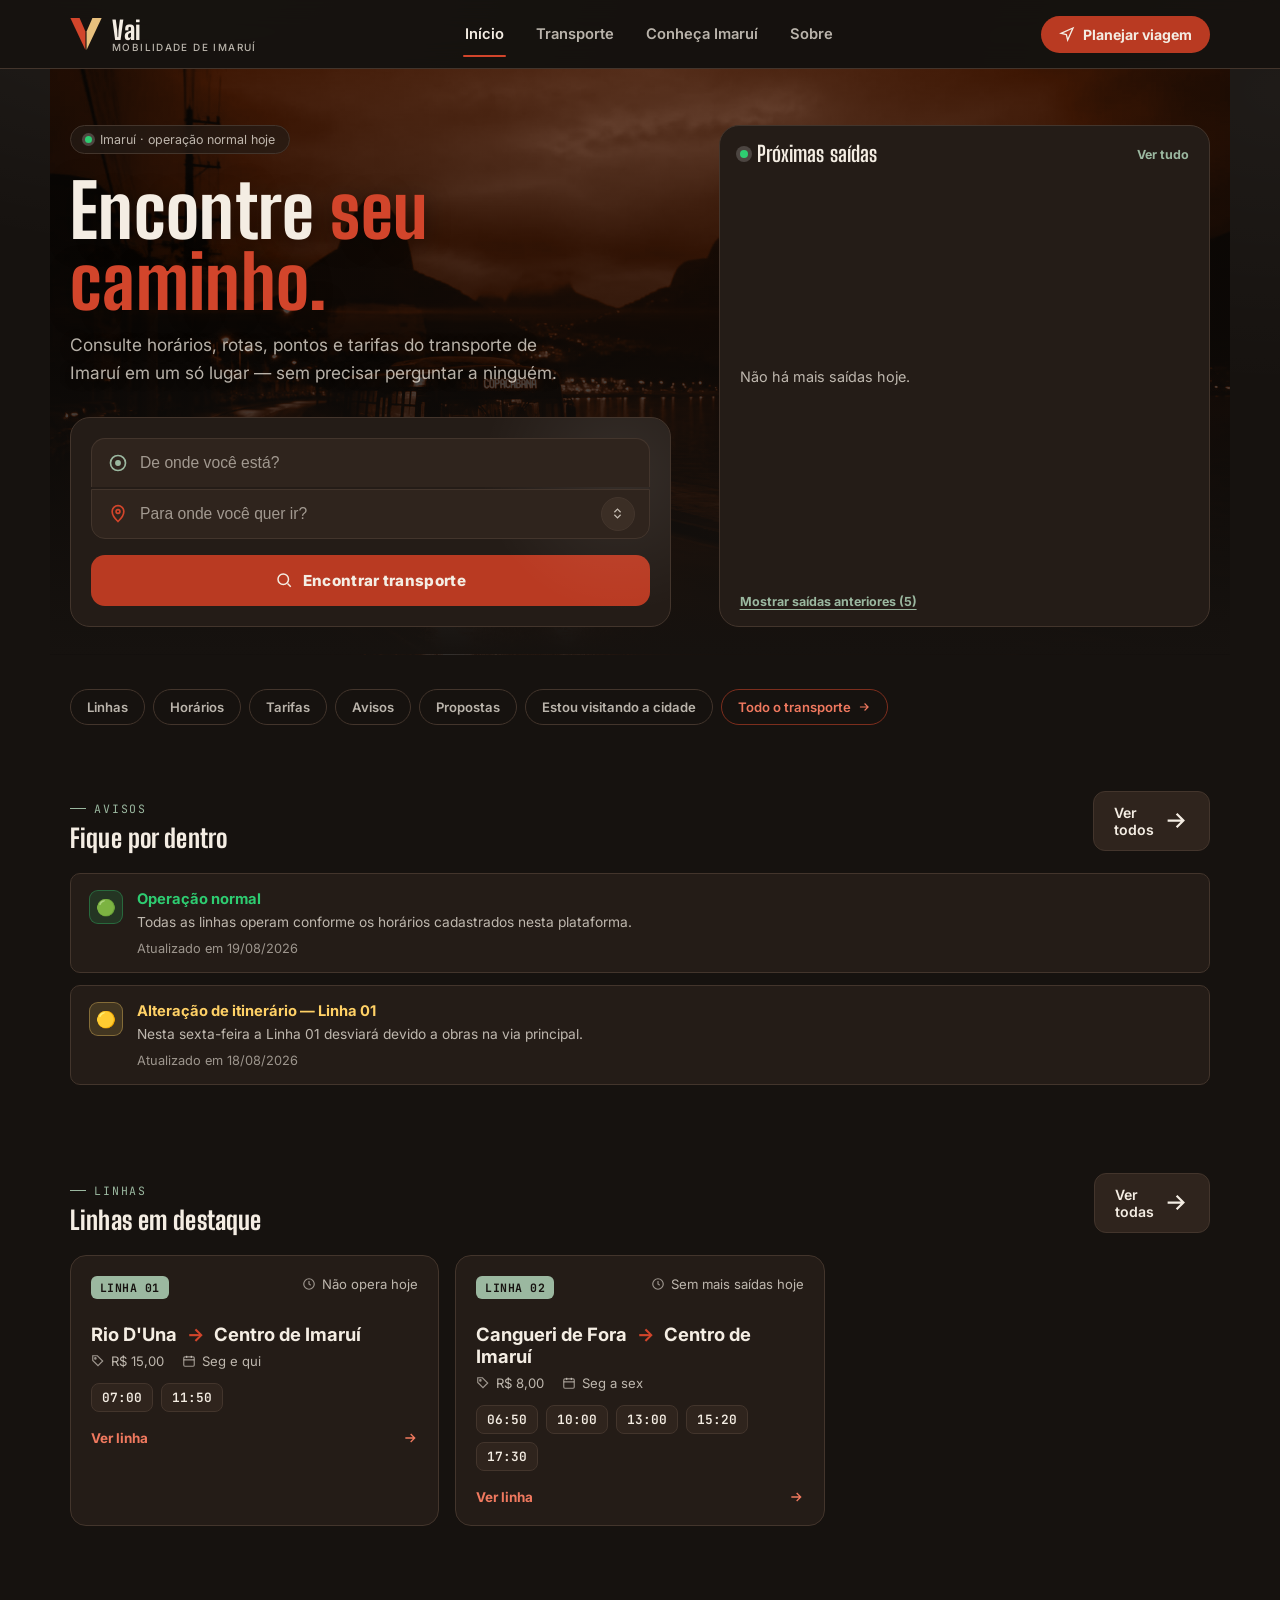
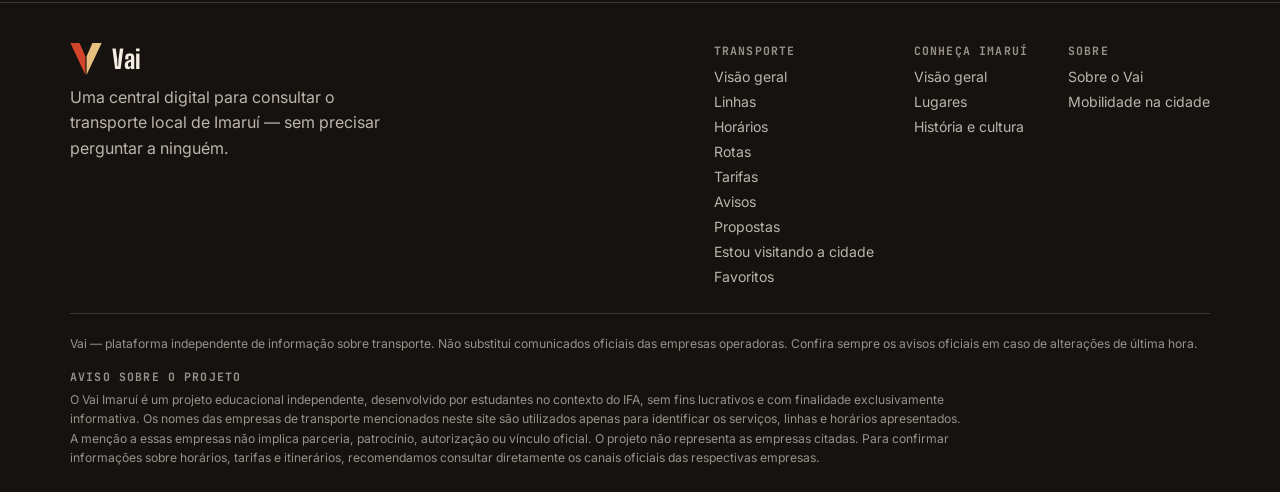
<file: index.html>
<!DOCTYPE html>
<html lang="pt-BR">
<head>
<meta charset="UTF-8">
<meta name="viewport" content="width=device-width, initial-scale=1.0, viewport-fit=cover">
<title>Vai Imaruí — Ônibus, horários e cultura em Imaruí/SC</title>
<meta name="description" content="Horários de ônibus e vans, linhas, tarifas e rotas em Imaruí/SC, mais a história, os lugares e a cultura da cidade. Projeto educacional gratuito do IFA.">
<link rel="canonical" href="https://vai-imarui.vercel.app/">
<meta property="og:type" content="website">
<meta property="og:locale" content="pt_BR">
<meta property="og:site_name" content="Vai Imaruí">
<meta property="og:title" content="Vai Imaruí — Ônibus, horários e cultura em Imaruí/SC">
<meta property="og:description" content="Horários de ônibus e vans, linhas, tarifas e rotas em Imaruí/SC, mais a história, os lugares e a cultura da cidade.">
<meta property="og:url" content="https://vai-imarui.vercel.app/">
<meta property="og:image" content="https://vai-imarui.vercel.app/hero-imarui.jpg">
<meta name="twitter:card" content="summary_large_image">
<script type="application/ld+json">
{"@context":"https://schema.org","@type":"WebSite","name":"Vai Imaruí","alternateName":"Vai — Mobilidade de Imaruí","url":"https://vai-imarui.vercel.app/","inLanguage":"pt-BR","description":"Horários de ônibus e vans, linhas, tarifas e rotas em Imaruí/SC, mais a história, os lugares e a cultura da cidade."}
</script>
<meta name="theme-color" content="#16120f">
<link rel="manifest" href="manifest.json">
<link rel="icon" href="icon.svg" type="image/svg+xml">
<link rel="preconnect" href="https://fonts.googleapis.com">
<link href="https://fonts.googleapis.com/css2?family=Big+Shoulders+Display:wght@600;700;800;900&family=Inter:wght@400;500;600;700;800&family=JetBrains+Mono:wght@400;500;600;700&display=swap" rel="stylesheet">
<link rel="stylesheet" href="css/styles.css">
</head>
<body>

<a class="skip-link" href="#app">Ir para o conteúdo</a>
<div class="bg-texture"></div>

<header class="topnav">
  <div class="wrap topnav-inner">
    <a href="#/" class="brand"><span class="brand-mark"><svg viewBox="10 10 44 45" aria-hidden="true" focusable="false"><polygon points="10,10 23,10 31.2,29 31.2,55" fill="#d2452b"/><polygon points="54,10 41,10 32.8,29 32.8,55" fill="#e8c07d"/></svg></span><span>Vai<small>Mobilidade de Imaruí</small></span></a>
    <nav class="nav-links" id="navLinks" aria-label="Principal"></nav>
    <a href="#/rotas" class="btn-plan">
      <svg width="16" height="16" viewBox="0 0 24 24" fill="none" stroke="currentColor" stroke-width="2" aria-hidden="true"><path d="M3 11l18-8-8 18-2-8-8-2z"/></svg>
      Planejar viagem
    </a>
  </div>
</header>

<main id="app" tabindex="-1"></main>

<footer>
  <div class="wrap">
    <div class="foot-grid">
      <div>
        <a href="#/" class="brand" style="margin-bottom:10px;"><span class="brand-mark"><svg viewBox="10 10 44 45" aria-hidden="true" focusable="false"><polygon points="10,10 23,10 31.2,29 31.2,55" fill="#d2452b"/><polygon points="54,10 41,10 32.8,29 32.8,55" fill="#e8c07d"/></svg></span><span>Vai</span></a>
        <p style="max-width:32ch;">Uma central digital para consultar o transporte local de Imaruí — sem precisar perguntar a ninguém.</p>
      </div>
      <div class="foot-cols" id="footCols"></div>
    </div>
    <p class="foot-bottom">Vai — plataforma independente de informação sobre transporte. Não substitui comunicados oficiais das empresas operadoras. Confira sempre os avisos oficiais em caso de alterações de última hora.</p>
    <div class="foot-aviso">
      <h4>Aviso sobre o projeto</h4>
      <p>O Vai Imaruí é um projeto educacional independente, desenvolvido por estudantes no contexto do IFA, sem fins lucrativos e com finalidade exclusivamente informativa. Os nomes das empresas de transporte mencionados neste site são utilizados apenas para identificar os serviços, linhas e horários apresentados. A menção a essas empresas não implica parceria, patrocínio, autorização ou vínculo oficial. O projeto não representa as empresas citadas. Para confirmar informações sobre horários, tarifas e itinerários, recomendamos consultar diretamente os canais oficiais das respectivas empresas.</p>
    </div>
  </div>
</footer>

<nav class="bottom-nav" id="bottomNav" aria-label="Navegação rápida"></nav>

<noscript><div class="wrap section"><h1>Vai Imaruí — ônibus, horários e cultura em Imaruí/SC</h1><p>O Vai Imaruí reúne o transporte e a cultura de Imaruí, Santa Catarina: horários de ônibus e vans, linhas, tarifas e rotas, além da história, dos lugares e das tradições da cidade. Este site precisa de JavaScript para exibir as linhas e horários.</p></div></noscript>

<!-- Ordem importa: cada arquivo usa funções dos anteriores -->
<script src="js/config.js"></script>
<script src="js/utils.js"></script>
<script src="js/components.js"></script>
<script src="js/views.js"></script>
<script src="js/views-imarui.js"></script>
<script src="js/router.js"></script>
</body>
</html>
</file>
<file: css/styles.css>
:root{
  /* Paleta G · Urucum e giz */
  --bg:#16120f;
  --surface:#241c17;
  --surface-2:#2f241d;
  --surface-3:#3b2e25;
  --line:#43352c;
  --text:#f4ede3;
  --text-dim:rgba(244,237,227,.74);
  --text-faint:rgba(244,237,227,.58);
  --amber:#d2452b;            /* urucum: detalhes, títulos grandes, bordas */
  --amber-strong:#b93a22;     /* urucum escuro: fundo de botões (texto claro passa no contraste) */
  --amber-text:#f0795f;       /* urucum claro: textos pequenos sobre fundo escuro */
  --on-amber:#f4ede3;         /* texto sobre botões urucum */
  --amber-dim:rgba(210,69,43,.16);
  --gold:#e8c07d;             /* giz dourado: horários e valores */
  --teal:#9bb8a0;             /* verde-sálvia: rótulos, ícones de apoio */
  --teal-dim:rgba(155,184,160,.14);
  --green:#2ecc71;
  --yellow:#ffd166;
  --red:#ff5a5f;
  --line-2:rgba(255,255,255,.18);
  --radius:16px;
  --radius-sm:10px;
  --font-display:'Big Shoulders Display', sans-serif;
  --font-body:'Inter', sans-serif;
  --font-mono:'JetBrains Mono', monospace;
  --nav-h:64px;
}
*{box-sizing:border-box; margin:0; padding:0;}
html{scroll-behavior:smooth;}
body{
  background:var(--bg);
  color:var(--text);
  font-family:var(--font-body);
  -webkit-font-smoothing:antialiased;
  min-height:100vh;
  padding-bottom:calc(var(--nav-h) + 10px);
}
img{max-width:100%; display:block;}
a{color:inherit; text-decoration:none;}
button{font-family:inherit; cursor:pointer; border:none; background:none; color:inherit;}
:focus-visible{outline:2px solid var(--amber-text); outline-offset:2px;}
::selection{background:var(--amber-strong); color:var(--on-amber);}

/* ---------- layout shell ---------- */
.wrap{max-width:1180px; margin:0 auto; padding:0 20px;}
.bg-texture{
  position:fixed; inset:0; z-index:-1; pointer-events:none;
  background:
    radial-gradient(ellipse 900px 500px at 15% -5%, rgba(255,255,255,0.06), transparent 60%),
    radial-gradient(ellipse 700px 500px at 100% 10%, rgba(255,255,255,0.04), transparent 60%),
    var(--bg);
}

/* ---------- top header (desktop) ---------- */
.topnav{
  position:sticky; top:0; z-index:40;
  background:rgba(22,18,15,0.86);
  backdrop-filter:blur(14px);
  border-bottom:1px solid var(--line);
}
.topnav-inner{display:flex; align-items:center; justify-content:space-between; height:68px;}
.brand{display:flex; align-items:center; gap:10px; font-family:var(--font-display); font-weight:800; font-size:1.6rem; letter-spacing:.02em;}
.brand-mark{
  width:32px; height:32px;
  display:flex; align-items:center; justify-content:center;
}
.brand-mark svg{width:100%; height:100%; display:block;}
.brand small{display:block; font-family:var(--font-body); font-weight:500; font-size:.62rem; letter-spacing:.14em; color:var(--text-dim); text-transform:uppercase; margin-top:-4px;}
.nav-links{display:none; gap:28px; align-items:center;}
.nav-links a{font-size:.92rem; font-weight:600; color:var(--text-dim); transition:color .2s; padding:6px 2px; position:relative;}
.nav-links a:hover, .nav-links a.active{color:var(--text);}
.nav-links a.active::after{content:''; position:absolute; left:0; right:0; bottom:-8px; height:2px; background:var(--amber); border-radius:2px;}
.btn-plan{
  display:none; align-items:center; gap:8px;
  background:var(--amber-strong); color:var(--on-amber); font-weight:700; font-size:.88rem;
  padding:10px 18px; border-radius:999px; transition:transform .15s, box-shadow .15s;
}
.btn-plan:hover{transform:translateY(-1px); box-shadow:0 8px 20px -6px rgba(255,255,255,0.28);}
@media(min-width:900px){
  .nav-links{display:flex;}
  .btn-plan{display:inline-flex;}
}
@media(min-width:900px) and (max-width:1120px){
  .nav-links{gap:16px;}
  .nav-links a{font-size:.84rem;}
  .brand{font-size:1.4rem; gap:8px;}
  .brand small{font-size:.56rem;}
  .btn-plan{padding:10px 14px; font-size:.82rem;}
}

/* demo banner */
.demo-banner{
  background:var(--surface-2); border-bottom:1px dashed var(--line);
  font-family:var(--font-mono); font-size:.72rem; color:var(--text-faint);
  text-align:center; padding:7px 12px; letter-spacing:.02em;
}
.demo-banner strong{color:var(--teal);}

/* ---------- bottom nav (mobile) ---------- */
.bottom-nav{
  position:fixed; left:0; right:0; bottom:0; z-index:50;
  height:var(--nav-h);
  background:rgba(36,28,23,0.92);
  backdrop-filter:blur(16px);
  border-top:1px solid var(--line);
  display:flex; align-items:stretch; justify-content:space-around;
  padding-bottom:env(safe-area-inset-bottom);
}
@media(min-width:900px){.bottom-nav{display:none;} body{padding-bottom:0;}}
.bn-item{
  flex:1; display:flex; flex-direction:column; align-items:center; justify-content:center;
  gap:3px; font-size:.62rem; font-weight:600; color:var(--text-faint); letter-spacing:.01em;
  transition:color .15s;
}
.bn-item svg{width:21px; height:21px; stroke:var(--text-faint); fill:none; stroke-width:1.8; transition:stroke .15s;}
.bn-item.active{color:var(--amber-text);}
.bn-item.active svg{stroke:var(--amber-text);}

/* ---------- section basics ---------- */
.section{padding:56px 0;}
.section-tight{padding:32px 0;}
.eyebrow{
  font-family:var(--font-mono); font-size:.72rem; letter-spacing:.16em; text-transform:uppercase;
  color:var(--teal); display:flex; align-items:center; gap:8px; margin-bottom:10px;
}
.eyebrow::before{content:''; width:16px; height:1px; background:var(--teal);}
h1,h2,h3{font-family:var(--font-display); font-weight:800; line-height:.96; letter-spacing:.005em;}
h1{font-size:clamp(2.6rem,8vw,4.6rem);}
h2{font-size:clamp(1.9rem,5vw,2.7rem);}
h3{font-size:1.35rem; font-weight:700;}
p{color:var(--text-dim); line-height:1.6; font-size:1rem;}
.lede{font-size:1.08rem; color:var(--text-dim); max-width:46ch;}

/* ---------- hero ---------- */
.hero{
  position:relative; padding:56px 0 28px; overflow:hidden;
  background-image:
    linear-gradient(180deg, rgba(12,9,6,.55) 0%, rgba(14,10,7,.72) 45%, var(--bg) 100%),
    linear-gradient(#a8552e, #a8552e),
    url('../hero-imarui.jpg');
  background-blend-mode:normal, color, normal; /* esquenta a foto, que é azulada */
  background-size:cover;
  background-position:center 32%;
  background-repeat:no-repeat;
}
.hero-tag{display:inline-flex; align-items:center; gap:8px; background:rgba(36,28,23,.72); backdrop-filter:blur(6px); border:1px solid var(--line); padding:6px 14px; border-radius:999px; font-size:.78rem; color:var(--text-dim); margin-bottom:22px;}
.hero-tag .dot{width:7px; height:7px; border-radius:50%; background:var(--green); box-shadow:0 0 0 3px rgba(255,255,255,0.20);}
.hero h1{margin-bottom:14px; text-shadow:0 4px 24px rgba(0,0,0,.45);}
.hero h1 em{font-style:normal; color:var(--amber);}
.hero .lede{margin-bottom:30px; text-shadow:0 2px 12px rgba(0,0,0,.4);}

/* ---------- trip planner ---------- */
.planner{
  background:var(--surface); border:1px solid var(--line); border-radius:20px;
  padding:20px; position:relative; overflow:hidden;
}
.planner::before{
  content:''; position:absolute; top:-40%; right:-15%; width:280px; height:280px; border-radius:50%;
  background:radial-gradient(circle, rgba(255,255,255,0.08), transparent 70%); pointer-events:none;
}
.planner-fields{display:flex; flex-direction:column; gap:2px; position:relative;}
.planner-field{
  display:flex; align-items:center; gap:12px; background:var(--surface-2);
  border:1px solid var(--line); padding:14px 16px; position:relative; z-index:1;
}
.planner-field:first-child{border-radius:14px 14px 0 0; border-bottom:none;}
.planner-field:last-child{border-radius:0 0 14px 14px;}
.planner-field .ico{width:20px; height:20px; flex-shrink:0;}
.planner-field .ico.from{color:var(--teal);}
.planner-field .ico.to{color:var(--amber);}
.planner-field input{
  background:none; border:none; color:var(--text); font-size:.98rem; font-weight:500; width:100%;
}
.planner-field input::placeholder{color:var(--text-faint);}
.planner-swap{
  position:absolute; right:14px; top:50%; transform:translateY(-50%); z-index:2;
  width:34px; height:34px; border-radius:50%; background:var(--surface-3); border:1px solid var(--line);
  display:flex; align-items:center; justify-content:center; transition:transform .2s, border-color .2s;
}
.planner-swap:hover{transform:translateY(-50%) rotate(180deg); border-color:var(--teal);}
.planner-swap svg{width:15px; height:15px; stroke:var(--text-dim);}
.btn-primary{
  width:100%; margin-top:16px; background:var(--amber-strong); color:var(--on-amber); font-weight:800;
  font-size:.95rem; letter-spacing:.02em; padding:16px; border-radius:14px;
  display:flex; align-items:center; justify-content:center; gap:10px;
  transition:transform .15s, box-shadow .15s;
}
.btn-primary:hover{transform:translateY(-1px); box-shadow:0 10px 24px -8px rgba(255,255,255,0.3);}
.btn-primary svg{width:18px; height:18px;}
.btn-secondary{
  background:var(--surface-2); border:1px solid var(--line); color:var(--text);
  font-weight:600; font-size:.88rem; padding:12px 20px; border-radius:12px;
  display:inline-flex; align-items:center; gap:8px; transition:border-color .2s, color .2s;
}
.btn-secondary:hover{border-color:var(--teal); color:var(--teal);}

/* ---------- next departures / split-flap board (signature element) ---------- */
.board{
  background:var(--surface); border:1px solid var(--line); border-radius:20px; overflow:hidden;
}
.board-head{display:flex; align-items:center; justify-content:space-between; padding:18px 20px 6px;}
.board-head h3{display:flex; align-items:center; gap:9px;}
.board-head h3 .live{width:8px; height:8px; border-radius:50%; background:var(--green); box-shadow:0 0 0 4px rgba(255,255,255,0.18); animation:pulse 2s infinite;}
@keyframes pulse{0%,100%{opacity:1;} 50%{opacity:.4;}}
.board-list{padding:6px 10px 14px;}
.flap-row{
  display:grid; grid-template-columns:74px 1fr auto; align-items:center; gap:14px;
  padding:12px 10px; border-radius:12px; transition:background .15s;
}
.flap-row:hover{background:var(--surface-2);}
.flap-time{
  font-family:var(--font-mono); font-weight:700; font-size:1.2rem; color:var(--gold);
  background:#1b140f; border:1px solid #3a2c22; border-radius:8px; padding:6px 4px; text-align:center;
  animation:flapin .5s cubic-bezier(.2,.9,.3,1) both;
}
@keyframes flapin{
  0%{transform:rotateX(90deg); opacity:0;}
  60%{transform:rotateX(-8deg); opacity:1;}
  100%{transform:rotateX(0); opacity:1;}
}
.flap-row:nth-child(1) .flap-time{animation-delay:.05s;}
.flap-row:nth-child(2) .flap-time{animation-delay:.15s;}
.flap-row:nth-child(3) .flap-time{animation-delay:.25s;}
.flap-row:nth-child(4) .flap-time{animation-delay:.35s;}
.flap-route{display:flex; flex-direction:column; gap:2px;}
.flap-route .line-tag{font-size:.68rem; font-weight:700; color:var(--teal); letter-spacing:.05em;}
.flap-route .dest{font-size:.94rem; font-weight:600;}
.flap-eta{font-family:var(--font-mono); font-size:.74rem; color:var(--text-dim); text-align:right; white-space:nowrap;}
@media(prefers-reduced-motion:reduce){.flap-time{animation:none;}}

/* ---------- grid / cards ---------- */
.grid{display:grid; gap:16px;}
.grid-2{grid-template-columns:1fr;}
.grid-3{grid-template-columns:1fr;}
@media(min-width:720px){.grid-2{grid-template-columns:1fr 1fr;} .grid-3{grid-template-columns:repeat(3,1fr);}}
@media(min-width:900px){.hero-grid{display:grid; grid-template-columns:1.1fr .9fr; gap:48px; align-items:stretch;}
  .hero-grid .board{display:flex; flex-direction:column; height:100%;}
  .hero-grid .board .board-list{flex:1; display:flex; flex-direction:column; justify-content:center;}
}

/* ---------- mobile refinements ---------- */
@media(max-width:640px){
  :root{--nav-h:56px;}
  .wrap{padding:0 16px;}
  .hero{padding:32px 0 22px; background-position:center 40%;}
  .hero-tag{font-size:.68rem; padding:4px 10px; gap:6px; margin-bottom:14px;}
  .hero-tag .dot{width:6px; height:6px;}
  .hero h1{font-size:clamp(2rem,9vw,2.6rem);}
  .hero .lede{font-size:.92rem; margin-bottom:18px;}
  .section{padding:32px 0;}
  .section-tight{padding:22px 0;}
  .planner{padding:14px;}
  .planner-field{padding:10px 12px;}
  .planner-field input{font-size:.9rem;}
  .planner-swap{width:28px; height:28px; right:10px;}
  .planner-swap svg{width:13px; height:13px;}
  .btn-primary{padding:13px; font-size:.86rem; margin-top:12px; border-radius:12px;}
  .btn-secondary{padding:9px 14px; font-size:.8rem; border-radius:10px;}
  .board-head{padding:14px 14px 2px;}
  .board-head h3{font-size:1.1rem;}
  .flap-row{grid-template-columns:56px 1fr auto; gap:8px; padding:8px 5px;}
  .flap-time{font-size:.92rem; padding:4px 2px; border-radius:6px;}
  .flap-route .dest{font-size:.82rem;}
  .flap-route .line-tag{font-size:.62rem;}
  .flap-eta{font-size:.64rem;}
  .card{padding:14px; border-radius:14px;}
  h2{font-size:clamp(1.5rem,6vw,2rem);}
  .sec-head{flex-wrap:wrap; gap:8px; margin-bottom:16px;}
  .eyebrow{font-size:.66rem; margin-bottom:6px;}
  .chip{padding:6px 12px; font-size:.76rem;}
  .chip-row{gap:6px;}
  .time-chip{padding:4px 9px; font-size:.74rem; border-radius:7px;}
  .line-badge{padding:3px 8px; font-size:.66rem; border-radius:5px;}
  .fav-btn{padding:7px 13px; font-size:.78rem; gap:5px;}
  .fav-btn svg{width:13px; height:13px;}
  .alert{padding:13px 14px; gap:11px; border-radius:12px;}
  .alert-icon{width:28px; height:28px; border-radius:8px; font-size:.86rem;}
  .alert-title{font-size:.86rem;}
  .alert p{font-size:.8rem;}
  .stop-pin{width:32px; height:32px; border-radius:9px;}
  .stop-pin svg{width:15px; height:15px;}
  .search-bar{padding:10px 13px; border-radius:12px;}
  .pillar-icon{width:38px; height:38px; font-size:1.1rem; border-radius:10px;}
  .brand-mark{width:28px; height:28px; font-size:.75rem; border-radius:7px;}
  .brand{font-size:1.3rem; gap:8px;}
  .bn-item{font-size:.58rem; gap:2px;}
  .bn-item svg{width:19px; height:19px;}
  .day-tabs{gap:6px;}
  .card-cta{font-size:.8rem;}
  .fare-table th{padding:11px 12px; font-size:.62rem;}
  .fare-table td{padding:12px 12px; font-size:.86rem;}
}
@media(max-width:380px){
  .hero h1{font-size:1.85rem;}
  .flap-row{grid-template-columns:50px 1fr auto;}
  .chip{padding:5px 10px; font-size:.72rem;}
}

.card{
  background:var(--surface); border:1px solid var(--line); border-radius:var(--radius);
  padding:20px; transition:border-color .2s, transform .2s;
}
.card:hover{border-color:rgba(255,255,255,.32);}
.line-card{display:flex; flex-direction:column; gap:14px;}
.line-card-top{display:flex; align-items:flex-start; justify-content:space-between; gap:10px;}
.line-badge{
  font-family:var(--font-mono); font-weight:700; font-size:.72rem; color:var(--bg);
  background:var(--teal); padding:4px 9px; border-radius:6px; letter-spacing:.04em;
}
.line-route{font-size:1.15rem; font-weight:700; margin-top:10px;}
.line-route .arrow{color:var(--amber); margin:0 6px;}
.line-meta{display:flex; flex-wrap:wrap; gap:8px 18px; font-size:.82rem; color:var(--text-dim);}
.line-meta span{display:flex; align-items:center; gap:6px;}
.line-meta svg{width:14px; height:14px; stroke:var(--text-faint);}
.time-chips{display:flex; flex-wrap:wrap; gap:8px;}
.time-chip{
  font-family:var(--font-mono); font-size:.8rem; font-weight:600; color:var(--text);
  background:var(--surface-2); border:1px solid var(--line); padding:5px 10px; border-radius:8px;
}
.card-cta{
  display:flex; align-items:center; justify-content:space-between; margin-top:4px;
  font-weight:700; font-size:.84rem; color:var(--amber-text);
}
.card-cta svg{width:16px; height:16px; transition:transform .2s;}
.line-card:hover .card-cta svg{transform:translateX(3px);}

/* stop card */
.stop-card{display:flex; gap:14px; align-items:flex-start;}
.stop-pin{
  width:38px; height:38px; border-radius:10px; background:var(--surface-2); border:1px solid var(--line);
  display:flex; align-items:center; justify-content:center; flex-shrink:0;
}
.stop-pin svg{width:18px; height:18px; stroke:var(--amber);}

/* fare table */
.fare-table{width:100%; border-collapse:collapse; overflow:hidden; border-radius:var(--radius);}
.fare-table th{
  text-align:left; font-family:var(--font-mono); font-size:.68rem; letter-spacing:.08em; text-transform:uppercase;
  color:var(--text-faint); padding:14px 16px; background:var(--surface-2); border-bottom:1px solid var(--line);
}
.fare-table td{padding:15px 16px; border-bottom:1px solid var(--line); font-size:.92rem;}
.fare-table tr:last-child td{border-bottom:none;}
.fare-table .val{font-family:var(--font-mono); font-weight:700; color:var(--gold); text-align:right;}
.fare-table{background:var(--surface); border:1px solid var(--line);}
.fare-cat-row{display:flex; align-items:center; justify-content:space-between; gap:12px; padding:10px 0; border-bottom:1px solid var(--line);}
.fare-cat-info{min-width:0; flex:1 1 auto;}
.fare-cat-val{font-family:var(--font-mono); color:var(--teal); white-space:nowrap; flex-shrink:0;}
@media(max-width:480px){
  .fare-cat-row{flex-wrap:wrap; align-items:flex-start; gap:2px 12px;}
  .fare-cat-info{flex:1 1 100%;}
}

/* alerts */
.alert{display:flex; gap:14px; padding:16px 18px; border-radius:var(--radius-sm); border:1px solid var(--line); background:var(--surface);}
.alert-icon{width:34px; height:34px; border-radius:9px; flex-shrink:0; display:flex; align-items:center; justify-content:center; font-size:1rem;}
.alert.ok .alert-icon{background:rgba(46,204,113,.14); color:var(--green); border:1px solid rgba(46,204,113,.35);}
.alert.warn .alert-icon{background:rgba(255,209,102,.14); color:var(--yellow); border:1px solid rgba(255,209,102,.35);}
.alert.bad .alert-icon{background:rgba(255,90,95,.14); color:var(--red); border:1px solid rgba(255,90,95,.4);}
.alert-title{font-weight:700; font-size:.92rem; margin-bottom:3px;}
.alert.ok .alert-title{color:var(--green);}
.alert.warn .alert-title{color:var(--yellow);}
.alert.bad .alert-title{color:var(--red);}
.alert p{font-size:.86rem;}

/* itinerary visual */
.itinerary{display:flex; flex-direction:column;}
.itin-stop{display:flex; gap:16px; position:relative;}
.itin-stop .rail{display:flex; flex-direction:column; align-items:center; width:16px;}
.itin-stop .node{width:12px; height:12px; border-radius:50%; background:var(--surface-3); border:2px solid var(--teal); flex-shrink:0; z-index:1;}
.itin-stop.endpoint .node{background:var(--amber); border-color:var(--amber); width:15px; height:15px;}
.itin-stop .stem{width:2px; flex:1; background:var(--line); min-height:32px;}
.itin-stop:last-child .stem{display:none;}
.itin-body{padding-bottom:26px;}
.itin-body .name{font-weight:700; font-size:.98rem;}
.itin-body .sub{font-size:.78rem; color:var(--text-faint); margin-top:1px;}

/* mock map */
.mockmap{
  aspect-ratio:4/3; border-radius:var(--radius); border:1px solid var(--line); position:relative; overflow:hidden;
  background:
    linear-gradient(var(--line) 1px, transparent 1px) 0 0/38px 38px,
    linear-gradient(90deg, var(--line) 1px, transparent 1px) 0 0/38px 38px,
    var(--surface);
}
.mockmap .route-line{position:absolute; stroke:var(--teal); stroke-width:3; fill:none; stroke-dasharray:6 6; opacity:.85;}
.mockmap .pin{position:absolute; transform:translate(-50%,-100%);}
.mockmap .pin .head{width:26px; height:26px; border-radius:50% 50% 50% 0; transform:rotate(45deg); background:var(--amber-strong); display:flex; align-items:center; justify-content:center; box-shadow:0 4px 10px rgba(0,0,0,.4);}
.mockmap .pin .head span{transform:rotate(-45deg); font-size:.7rem; font-weight:800; color:var(--on-amber);}
.mockmap .pin.alt .head{background:var(--bg); border:2px solid var(--amber);}
.mockmap .pin-label{position:absolute; top:100%; left:50%; transform:translateX(-50%); font-size:.68rem; white-space:nowrap; color:var(--text-dim); margin-top:2px;}

/* forms / search */
.search-bar{
  display:flex; align-items:center; gap:10px; background:var(--surface); border:1px solid var(--line);
  border-radius:14px; padding:13px 16px;
}
.search-bar svg{width:18px; height:18px; stroke:var(--text-faint); flex-shrink:0;}
.search-bar input{background:none; border:none; color:var(--text); width:100%; font-size:.94rem;}
.search-bar input::placeholder{color:var(--text-faint);}

.chip-row{display:flex; gap:8px; overflow-x:auto; padding:2px 0;}
.chip-row::-webkit-scrollbar{display:none;}
.chip{
  font-size:.82rem; font-weight:600; padding:9px 16px; border-radius:999px; border:1px solid var(--line);
  color:var(--text-dim); white-space:nowrap; flex-shrink:0; transition:.15s;
}
.chip.active{background:var(--amber-strong); color:var(--on-amber); border-color:var(--amber-strong);}
.chip:hover:not(.active){border-color:var(--teal); color:var(--text);}

/* empty / loading */
.empty-state{text-align:center; padding:60px 20px; color:var(--text-dim);}
.empty-state svg{width:44px; height:44px; stroke:var(--text-faint); margin:0 auto 16px;}
.empty-state h3{margin-bottom:6px; font-family:var(--font-display); font-size:1.3rem;}
.skel{background:linear-gradient(90deg,var(--surface-2) 25%,var(--surface-3) 37%,var(--surface-2) 63%); background-size:400% 100%; animation:shimmer 1.4s infinite; border-radius:10px;}
@keyframes shimmer{0%{background-position:100% 0;} 100%{background-position:-100% 0;}}

/* footer */
footer{border-top:1px solid var(--line); padding:40px 0 24px; margin-top:20px;}
.foot-grid{display:flex; flex-direction:column; gap:26px;}
@media(min-width:760px){.foot-grid{flex-direction:row; justify-content:space-between;}}
.foot-cols{display:flex; gap:40px; flex-wrap:wrap;}
.foot-col h4{font-size:.72rem; letter-spacing:.1em; text-transform:uppercase; color:var(--text-faint); margin-bottom:10px; font-family:var(--font-mono);}
.foot-col a{display:block; font-size:.88rem; color:var(--text-dim); margin-bottom:8px;}
.foot-col a:hover{color:var(--amber-text);}
.foot-bottom{font-size:.76rem; color:var(--text-faint); margin-top:20px; padding-top:20px; border-top:1px solid var(--line);}
.foot-aviso{margin-top:16px; max-width:90ch;}
.foot-aviso h4{font-size:.72rem; letter-spacing:.1em; text-transform:uppercase; color:var(--text-faint); margin-bottom:6px; font-family:var(--font-mono);}
.foot-aviso p{font-size:.76rem; line-height:1.6; color:var(--text-faint);}

/* section header row */
.sec-head{display:flex; align-items:flex-end; justify-content:space-between; margin-bottom:22px; gap:16px; flex-wrap:wrap;}

/* reveal on scroll */
.reveal{opacity:0; transform:translateY(14px); transition:opacity .5s ease, transform .5s ease;}
.reveal.in{opacity:1; transform:none;}

/* update note */
.update-note{display:flex; align-items:center; justify-content:space-between; flex-wrap:wrap; gap:10px; font-size:.8rem; color:var(--text-faint); padding-top:18px;}
.update-note button{color:var(--teal); font-weight:700; text-decoration:underline; text-underline-offset:3px;}

/* detail hero */
.detail-hero{padding:36px 0 10px;}
.back-link{display:inline-flex; align-items:center; gap:6px; font-size:.84rem; color:var(--text-dim); margin-bottom:18px; font-weight:600;}
.back-link:hover{color:var(--amber-text);}
.back-link svg{width:15px; height:15px;}
.detail-route{font-family:var(--font-display); font-weight:800; font-size:clamp(2rem,7vw,3.2rem); line-height:1;}
.detail-route .arrow{color:var(--amber); margin:0 10px;}
.info-strip{display:flex; flex-wrap:wrap; gap:28px; margin-top:22px;}
.info-item .label{font-family:var(--font-mono); font-size:.68rem; letter-spacing:.08em; text-transform:uppercase; color:var(--text-faint); margin-bottom:4px;}
.info-item .value{font-weight:700; font-size:1.05rem;}
.info-item .value.accent{color:var(--amber-text);}

.day-tabs{display:flex; gap:8px; margin-bottom:16px;}
.fav-btn{
  display:inline-flex; align-items:center; gap:7px; padding:9px 15px; border-radius:999px;
  border:1px solid var(--line); font-size:.82rem; font-weight:600; color:var(--text-dim);
}
.fav-btn svg{width:15px; height:15px; stroke:var(--text-dim); fill:none; transition:.15s;}
.fav-btn.on{color:var(--amber-text); border-color:var(--amber);}
.fav-btn.on svg{fill:var(--amber); stroke:var(--amber);}

/* ---------- página "A cidade" (institucional) ---------- */
.city-hero{padding:44px 0 8px; max-width:62ch;}
.city-hero h1 em{font-style:normal; color:var(--amber);}
.pillar-card{display:flex; flex-direction:column; gap:14px;}
.pillar-icon{
  width:44px; height:44px; border-radius:12px; background:var(--teal-dim);
  display:flex; align-items:center; justify-content:center; font-size:1.3rem; flex-shrink:0;
}
.feature-banner{
  display:grid; grid-template-columns:1fr; gap:0; border-radius:20px; overflow:hidden;
  background:var(--surface); border:1px solid var(--line);
}
@media(min-width:900px){.feature-banner{grid-template-columns:1fr 1fr;}}
.feature-banner .fb-media{
  min-height:200px; position:relative; overflow:hidden;
  background:
    radial-gradient(ellipse 380px 280px at 30% 20%, rgba(255,255,255,0.10), transparent 65%),
    linear-gradient(160deg, var(--surface-3), var(--surface-2));
  display:flex; align-items:center; justify-content:center;
}
.feature-banner .fb-media span{font-size:3.4rem;}
.feature-banner .fb-body{padding:30px 32px; display:flex; flex-direction:column; gap:14px; justify-content:center;}
.map-note{display:flex; align-items:center; gap:8px; font-size:.78rem; color:var(--text-faint); margin-top:12px;}
.map-note svg{width:14px; height:14px; stroke:var(--text-faint); flex-shrink:0;}

[hidden]{display:none !important;}
.mb-0{margin-bottom:0;}
.mt-24{margin-top:24px;}
.mt-32{margin-top:32px;}
.text-center{text-align:center;}
.badge-dot{display:inline-block; width:8px; height:8px; border-radius:50%; margin-right:7px;}

/* ============================================================
   ADIÇÕES DA REORGANIZAÇÃO (navegação por seções, índice, acessibilidade)
   ============================================================ */
.skip-link{
  position:absolute; left:12px; top:-60px; z-index:100;
  background:var(--amber-strong); color:var(--on-amber); font-weight:700; font-size:.88rem;
  padding:10px 16px; border-radius:10px; transition:top .15s;
}
.skip-link:focus{top:10px;}
.sr-only{
  position:absolute; width:1px; height:1px; margin:-1px; padding:0; overflow:hidden;
  clip:rect(0,0,0,0); white-space:nowrap; border:0;
}
#app:focus{outline:none;}
.nav-links a[aria-current="page"]{color:var(--text);}

/* subnavegação da seção */
.subnav{padding-top:18px; padding-bottom:2px;}
.subnav .chip-row{padding:2px 0 4px;}
.chip{display:inline-flex; align-items:center; gap:6px;}
.chip svg{width:14px; height:14px;}
.chip-more{color:var(--amber-text); border-color:rgba(210,69,43,.55);}
.quick-links{flex-wrap:wrap; overflow:visible;}

/* índice da seção Transporte */
.hub-group{margin-top:34px;}
.hub-title{
  font-family:var(--font-mono); font-size:.72rem; font-weight:600; letter-spacing:.14em; text-transform:uppercase;
  color:var(--text-faint); margin:0 0 14px; line-height:1.2;
}
.hub-card{display:flex; flex-direction:column; gap:8px; height:100%;}
.hub-card:hover{border-color:var(--amber);}
.hub-card-top{display:flex; align-items:center; justify-content:space-between; gap:10px;}
.hub-card-top h3{font-size:1.25rem;}
.hub-arrow svg{width:18px; height:18px; stroke:var(--amber); transition:transform .2s;}
.hub-card:hover .hub-arrow svg{transform:translateX(3px);}
.hub-card p{font-size:.9rem;}
.hub-meta{margin-top:auto; padding-top:6px; font-family:var(--font-mono); font-size:.74rem; color:var(--teal);}

/* títulos internos dos cartões (h2 semântico com a aparência do antigo h3) */
.card-title{font-family:var(--font-display); font-weight:700; font-size:1.35rem; line-height:.96; margin-bottom:16px;}
.card-title.mt-32{margin-top:32px;}

/* tabela de tarifas: legenda só para leitores de tela já coberta por .sr-only */
.fare-table caption{caption-side:top;}

@media(max-width:640px){
  .subnav{padding-top:12px;}
  .hub-group{margin-top:26px;}
  .hub-card-top h3{font-size:1.1rem;}
  .card-title{font-size:1.2rem;}
}
@media(prefers-reduced-motion:reduce){
  html{scroll-behavior:auto;}
  .reveal{opacity:1; transform:none; transition:none;}
  .board-head h3 .live{animation:none;}
  *{transition-duration:.01ms !important;}
}

/* Correção: ".section{padding:56px 0}" zerava o recuo lateral de ".wrap" nas páginas
   (conteúdo colado na borda no celular e desalinhado do cabeçalho no desktop). */
.wrap{padding-left:20px; padding-right:20px;}
@media(max-width:640px){.wrap{padding-left:16px; padding-right:16px;}}

/* ============================================================
   CONHEÇA IMARUÍ
   ============================================================ */
.tema-card{display:flex; flex-direction:column; gap:12px;}
.tema-title{font-family:var(--font-display); font-weight:800; font-size:1.55rem; line-height:1;}
.tema-card p{font-size:.96rem;}
.fonte{font-family:var(--font-mono); font-size:.72rem; color:var(--text-faint); line-height:1.5;}
.aviso-box{border:1px solid rgba(210,69,43,.55); background:var(--amber-dim); border-radius:12px; padding:14px 16px;}
.aviso-box strong{color:var(--amber-text); font-size:.86rem;}
.aviso-box p{font-size:.9rem; margin-top:4px;}
.leituras{margin-top:6px; padding-top:14px; border-top:1px solid var(--line);}
.leituras-title{font-family:var(--font-mono); font-size:.7rem; font-weight:600; letter-spacing:.1em; text-transform:uppercase; color:var(--text-faint); margin-bottom:10px; line-height:1.4;}
.leituras ul{list-style:none; display:flex; flex-direction:column; gap:10px;}
.leituras a{color:var(--teal); font-size:.88rem; text-decoration:underline; text-underline-offset:3px; overflow-wrap:anywhere;}
.modo-fieldset{border:none; margin:0 0 14px; padding:0; min-width:0;}
.chip-radio{display:inline-flex; cursor:pointer;}
.chip-radio input{position:absolute; opacity:0; width:1px; height:1px;}
.chip-radio input:checked + .chip{background:var(--amber-strong); color:var(--on-amber); border-color:var(--amber-strong);}
.chip-radio input:focus-visible + .chip{outline:2px solid var(--amber-text); outline-offset:2px;}
.origem-label{display:block; font-size:.84rem; font-weight:600; margin-bottom:8px;}
.btn-primary svg{flex-shrink:0;}
a.btn-primary{color:var(--on-amber);}
.bn-item{min-width:0;}
@media(max-width:380px){ .bn-item{font-size:.54rem;} }

/* ---------- refinamento: Conheça Imaruí (menos blocos simultâneos) ---------- */
.cat-label{display:block; font-family:var(--font-mono); font-size:.7rem; letter-spacing:.12em; text-transform:uppercase; color:var(--teal); margin-bottom:6px;}
.lugar-nome{font-size:1.35rem;}
.lugar-card .card-cta{margin-top:auto;}
.tema-card{gap:10px;}
.tema-card .cat-label{margin-bottom:0;}
.link-lugar{align-self:flex-start; gap:8px; justify-content:flex-start;}
.link-lugar svg:first-child{width:15px; height:15px;}
.link-sutil{color:var(--teal); text-decoration:underline; text-underline-offset:3px;}
.detalhe-texto{display:flex; flex-direction:column; gap:14px;}
.detalhe-texto .card-title{margin:6px 0 10px;}
.detalhe-texto > .card-title{margin-bottom:-2px;}
.transp-lugar{margin-top:18px; padding-top:14px; border-top:1px solid var(--line); display:flex; flex-direction:column; gap:10px;}
.transp-lugar.fonte{display:block;}

/* painel expansível ("Ler mais", "Fontes e leituras", opções de rota) */
.mais > summary{
  list-style:none; cursor:pointer; display:inline-flex; align-items:center; gap:8px;
  font-weight:700; font-size:.86rem; color:var(--amber-text); padding:6px 0;
}
.mais > summary::-webkit-details-marker{display:none;}
.mais > summary::after{content:'+'; font-family:var(--font-mono); font-size:1rem; line-height:1;}
.mais[open] > summary::after{content:'\2212';}
.mais > summary:hover{text-decoration:underline; text-underline-offset:3px;}
.mais-body{display:flex; flex-direction:column; gap:12px; padding-top:8px;}
.mais-body .leituras{margin-top:0;}
.mais-box{border-top:1px solid var(--line); padding-top:12px;}
</file>
